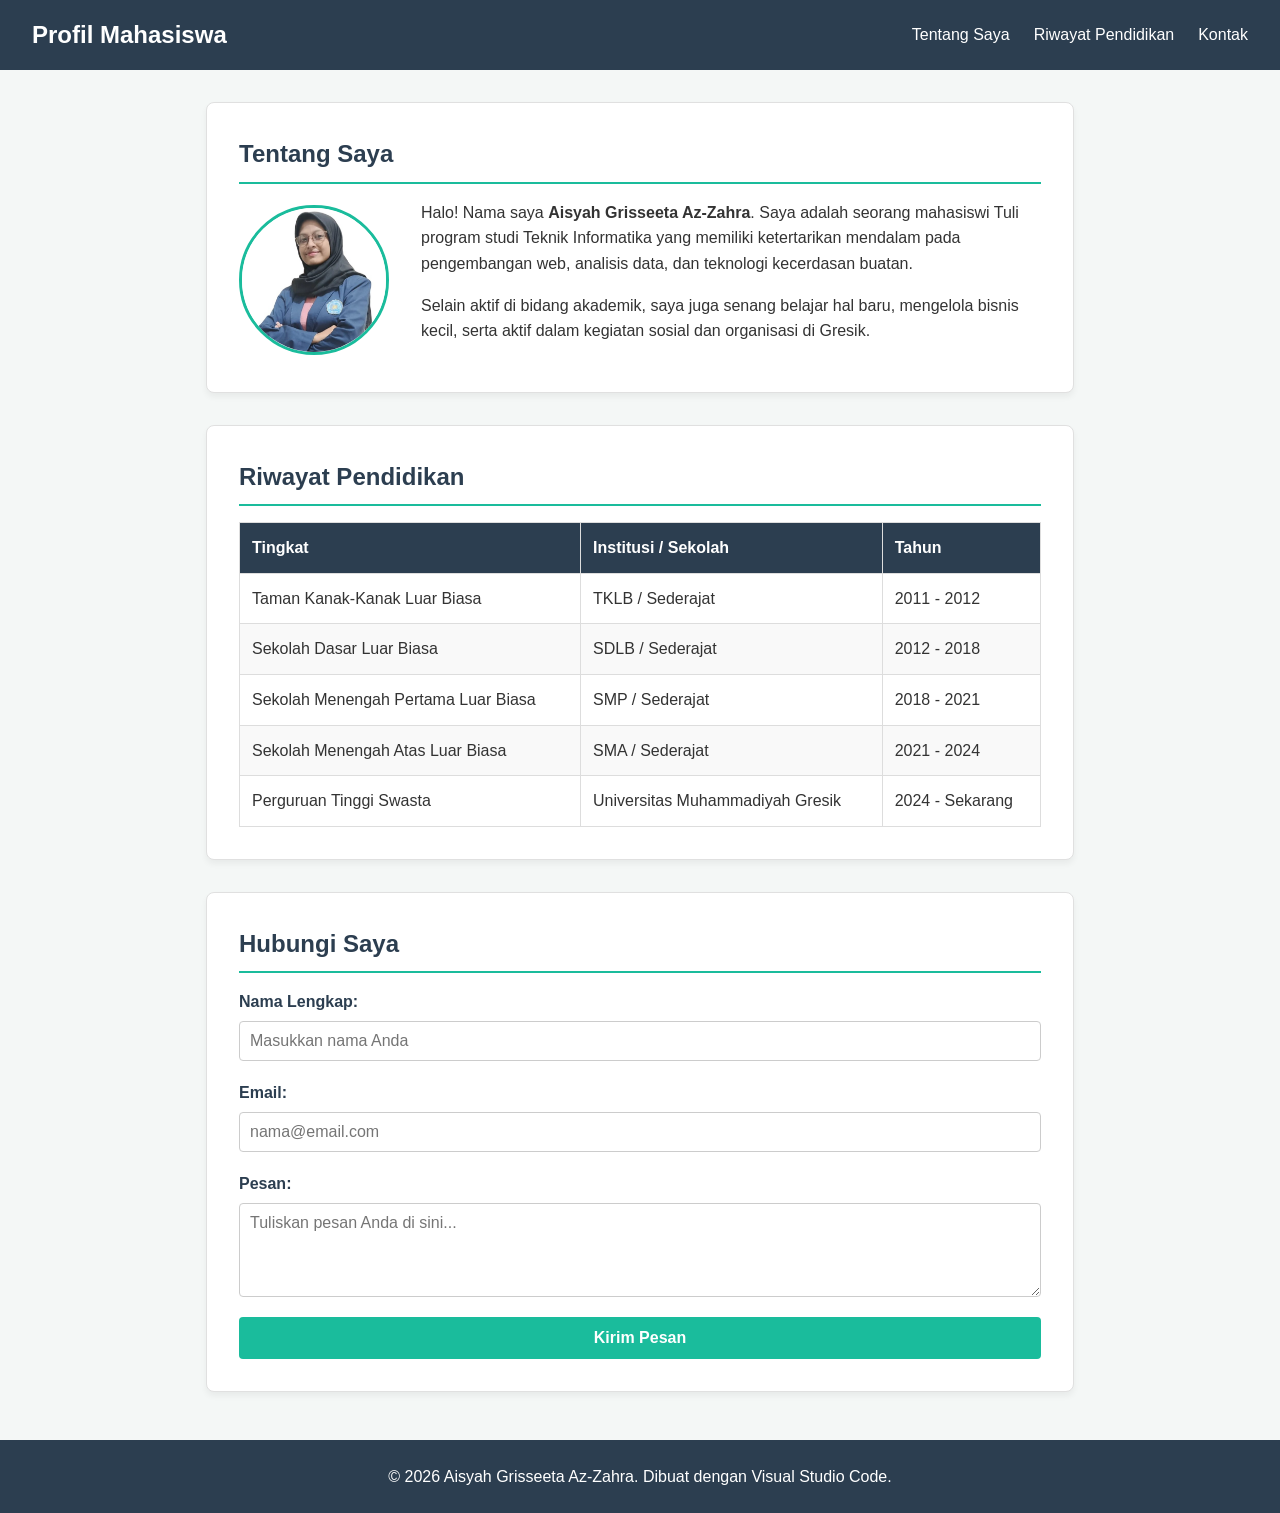
<file: index.html>
<!DOCTYPE html>
<html lang="id">
<head>
    <meta charset="UTF-8">
    <meta name="viewport" content="width=device-width, initial-scale=1.0">
    <title>Profil Diri - Aisyah Grisseeta Az-Zahra</title>
    <!-- Menghubungkan file CSS eksternal -->
    <link rel="stylesheet" href="style.css">
</head>
<body>

    <!-- Header & Navigasi -->
    <header>
        <h1>Profil Mahasiswa</h1>
        <nav>
            <ul>
                <li><a href="#tentang">Tentang Saya</a></li>
                <li><a href="#riwayat">Riwayat Pendidikan</a></li>
                <li><a href="#kontak">Kontak</a></li>
            </ul>
        </nav>
    </header>

    <!-- Konten Utama -->
    <main>
        <!-- Bagian Tentang Saya -->
        <section id="tentang" class="card">
            <h2>Tentang Saya</h2>
            <div class="bio-container">
                <img src="Aisyah Grisseeta Az-Zahra_Universitas Muhammadiyah Gresik - Copy.jpeg" alt="Foto Profil Aisyah Grisseeta Az-Zahra" class="foto-profil">
                <div class="bio-text">
                    <p>Halo! Nama saya <strong>Aisyah Grisseeta Az-Zahra</strong>. Saya adalah seorang mahasiswi Tuli program studi Teknik Informatika yang memiliki ketertarikan mendalam pada pengembangan web, analisis data, dan teknologi kecerdasan buatan.</p>
                    <p>Selain aktif di bidang akademik, saya juga senang belajar hal baru, mengelola bisnis kecil, serta aktif dalam kegiatan sosial dan organisasi di Gresik.</p>
                </div>
            </div>
        </section>

        <!-- Bagian Riwayat Pendidikan (Tabel) -->
        <section id="riwayat" class="card">
            <h2>Riwayat Pendidikan</h2>
            <table class="tabel-custom">
                <thead>
                    <tr>
                        <th>Tingkat</th>
                        <th>Institusi / Sekolah</th>
                        <th>Tahun</th>
                    </tr>
                </thead>
                <tbody>
                    <tr>
                        <td>Taman Kanak-Kanak Luar Biasa</td>
                        <td>TKLB / Sederajat</td>
                        <td>2011 - 2012</td>
                    </tr>
                    <tr>
                        <td>Sekolah Dasar Luar Biasa</td>
                        <td>SDLB / Sederajat</td>
                        <td>2012 - 2018</td>
                    </tr>
                    <tr>
                        <td>Sekolah Menengah Pertama Luar Biasa</td>
                        <td>SMP / Sederajat</td>
                        <td>2018 - 2021</td>
                    </tr>
                    <tr>
                        <td>Sekolah Menengah Atas Luar Biasa</td>
                        <td>SMA / Sederajat</td>
                        <td>2021 - 2024</td>
                    </tr>
                    <tr>
                        <td>Perguruan Tinggi Swasta</td>
                        <td>Universitas Muhammadiyah Gresik</td>
                        <td>2024 - Sekarang</td>
                    </tr>
            </table>
        </section>

        <!-- Bagian Formulir Kontak -->
        <section id="kontak" class="card">
            <h2>Hubungi Saya</h2>
            <form action="#" method="POST" class="form-custom">
                <div class="form-group">
                    <label for="nama">Nama Lengkap:</label>
                    <input type="text" id="nama" name="nama" placeholder="Masukkan nama Anda" required>
                </div>

                <div class="form-group">
                    <label for="email">Email:</label>
                    <input type="email" id="email" name="email" placeholder="nama@email.com" required>
                </div>

                <div class="form-group">
                    <label for="pesan">Pesan:</label>
                    <textarea id="pesan" name="pesan" rows="4" placeholder="Tuliskan pesan Anda di sini..." required></textarea>
                </div>

                <button type="submit" class="btn-kirim">Kirim Pesan</button>
            </form>
        </section>
    </main>

    <!-- Footer -->
    <footer>
        <p>&copy; 2026 Aisyah Grisseeta Az-Zahra. Dibuat dengan Visual Studio Code.</p>
    </footer>

</body>
</html>
</file>
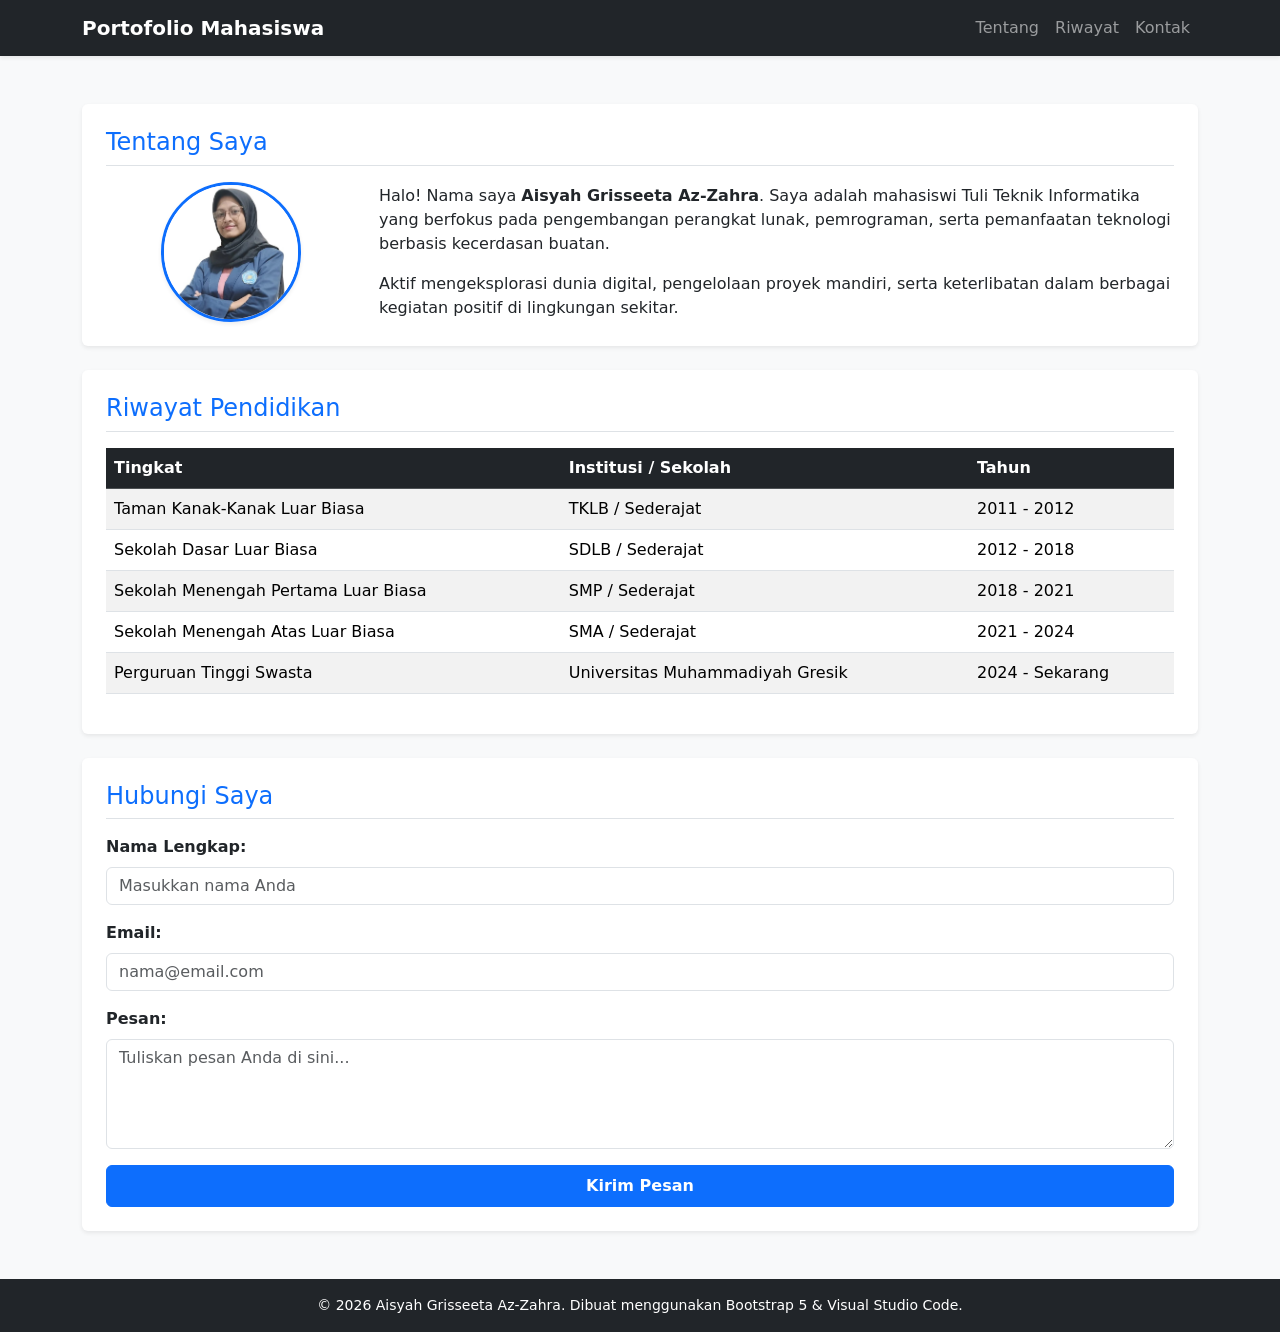
<file: index-bootstrap.html>
<!DOCTYPE html>
<html lang="id">
<head>
    <meta charset="UTF-8">
    <meta name="viewport" content="width=device-width, initial-scale=1.0">
    <title>Profil Diri - Bootstrap 5</title>
    <!-- Memuat CSS Bootstrap 5 dari CDN (CSS Dependency) -->
    <link href="https://cdn.jsdelivr.net/npm/bootstrap@5.3.3/dist/css/bootstrap.min.css" rel="stylesheet">
</head>
<body class="bg-light">

    <!-- Header & Navigasi menggunakan Bootstrap Navbar -->
    <header>
        <nav class="navbar navbar-expand-lg navbar-dark bg-dark shadow-sm">
            <div class="container">
                <a class="navbar-brand fw-bold" href="#">Portofolio Mahasiswa</a>
                <button class="navbar-toggler" type="button" data-bs-toggle="collapse" data-bs-target="#navbarNav">
                    <span class="navbar-toggler-icon"></span>
                </button>
                <div class="collapse navbar-collapse justify-content-end" id="navbarNav">
                    <ul class="navbar-nav">
                        <li class="nav-item"><a class="nav-link" href="#tentang">Tentang</a></li>
                        <li class="nav-item"><a class="nav-link" href="#riwayat">Riwayat</a></li>
                        <li class="nav-item"><a class="nav-link" href="#kontak">Kontak</a></li>
                    </ul>
                </div>
            </div>
        </nav>
    </header>

    <!-- Konten Utama menggunakan Grid System Bootstrap -->
    <main class="container my-5">
        <div class="row g-4">
            
            <!-- Bagian Tentang Saya (Card & Grid) -->
            <section id="tentang" class="col-12">
                <div class="card shadow-sm border-0 p-4">
                    <h2 class="h4 text-primary border-bottom pb-2 mb-3">Tentang Saya</h2>
                    <div class="row align-items-center">
                        <div class="col-md-3 text-center mb-3 mb-md-0">
                            <img src="Aisyah Grisseeta Az-Zahra_Universitas Muhammadiyah Gresik - Copy.jpeg" alt="Foto Profil Aisyah Grisseeta Az-Zahra" class="img-fluid rounded-circle border border-3 border-primary shadow-sm" style="width: 140px; height: 140px; object-fit: cover;">
                        </div>
                        <div class="col-md-9">
                            <p>Halo! Nama saya <strong>Aisyah Grisseeta Az-Zahra</strong>. Saya adalah mahasiswi Tuli Teknik Informatika yang berfokus pada pengembangan perangkat lunak, pemrograman, serta pemanfaatan teknologi berbasis kecerdasan buatan.</p>
                            <p class="mb-0">Aktif mengeksplorasi dunia digital, pengelolaan proyek mandiri, serta keterlibatan dalam berbagai kegiatan positif di lingkungan sekitar.</p>
                        </div>
                    </div>
                </div>
            </section>

            <!-- Bagian Riwayat Pendidikan (Table Bootstrap) -->
            <section id="riwayat" class="col-12">
                <div class="card shadow-sm border-0 p-4">
                    <h2 class="h4 text-primary border-bottom pb-2 mb-3">Riwayat Pendidikan</h2>
                    <div class="table-responsive">
                        <table class="table table-striped table-hover align-middle">
                            <thead class="table-dark">
                                <tr>
                                    <th>Tingkat</th>
                                    <th>Institusi / Sekolah</th>
                                    <th>Tahun</th>
                                </tr>
                            </thead>
                            <tbody>
                                <tr>
                        <td>Taman Kanak-Kanak Luar Biasa</td>
                        <td>TKLB / Sederajat</td>
                        <td>2011 - 2012</td>
                    </tr>
                    <tr>
                        <td>Sekolah Dasar Luar Biasa</td>
                        <td>SDLB / Sederajat</td>
                        <td>2012 - 2018</td>
                    </tr>
                    <tr>
                        <td>Sekolah Menengah Pertama Luar Biasa</td>
                        <td>SMP / Sederajat</td>
                        <td>2018 - 2021</td>
                    </tr>
                    <tr>
                        <td>Sekolah Menengah Atas Luar Biasa</td>
                        <td>SMA / Sederajat</td>
                        <td>2021 - 2024</td>
                    </tr>
                    <tr>
                        <td>Perguruan Tinggi Swasta</td>
                        <td>Universitas Muhammadiyah Gresik</td>
                        <td>2024 - Sekarang</td>
                    </tr>
                            </tbody>
                        </table>
                    </div>
                </div>
            </section>

            <!-- Bagian Formulir Kontak (Form-Control Bootstrap) -->
            <section id="kontak" class="col-12">
                <div class="card shadow-sm border-0 p-4">
                    <h2 class="h4 text-primary border-bottom pb-2 mb-3">Hubungi Saya</h2>
                    <form action="#" method="POST">
                        <div class="mb-3">
                            <label for="b-nama" class="form-label fw-semibold">Nama Lengkap:</label>
                            <input type="text" id="b-nama" name="nama" class="form-control" placeholder="Masukkan nama Anda" required>
                        </div>

                        <div class="mb-3">
                            <label for="b-email" class="form-label fw-semibold">Email:</label>
                            <input type="email" id="b-email" name="email" class="form-control" placeholder="nama@email.com" required>
                        </div>

                        <div class="mb-3">
                            <label for="b-pesan" class="form-label fw-semibold">Pesan:</label>
                            <textarea id="b-pesan" name="pesan" rows="4" class="form-control" placeholder="Tuliskan pesan Anda di sini..." required></textarea>
                        </div>

                        <button type="submit" class="btn btn-primary w-100 py-2 fw-bold">Kirim Pesan</button>
                    </form>
                </div>
            </section>

        </div>
    </main>

    <!-- Footer -->
    <footer class="bg-dark text-white text-center py-3 mt-4">
        <p class="mb-0 small">&copy; 2026 Aisyah Grisseeta Az-Zahra. Dibuat menggunakan Bootstrap 5 & Visual Studio Code.</p>
    </footer>

    <!-- JavaScript Bundle Bootstrap (Opsional untuk interaksi navbar) -->
    <script src="https://cdn.jsdelivr.net/npm/bootstrap@5.3.3/dist/js/bootstrap.bundle.min.js"></script>
</body>
</html>
</file>
<file: style.css>
/* Pengaturan Dasar & Variabel Warna */
* {
    box-sizing: border-box;
    margin: 0;
    padding: 0;
    font-family: 'Segoe UI', Tahoma, Geneva, Verdana, sans-serif;
}

body {
    background-color: #f4f7f6;
    color: #333;
    line-height: 1.6;
}

/* Header & Navigasi menggunakan Flexbox */
header {
    background-color: #2c3e50;
    color: #ffffff;
    padding: 1rem 2rem;
    display: flex;
    justify-content: space-between;
    align-items: center;
    flex-wrap: wrap;
}

header h1 {
    font-size: 1.5rem;
}

nav ul {
    list-style: none;
    display: flex;
    gap: 1.5rem;
}

nav ul li a {
    color: #ffffff;
    text-decoration: none;
    font-weight: 500;
    transition: color 0.3s ease;
}

nav ul li a:hover {
    color: #1abc9c;
}

/* Main Layout */
main {
    max-width: 900px;
    margin: 2rem auto;
    padding: 0 1rem;
    display: flex;
    flex-direction: column;
    gap: 2rem;
}

/* Selector Class untuk Card / Section */
.card {
    background-color: #ffffff;
    padding: 2rem;
    border-radius: 8px;
    border: 1px solid #e0e0e0;
    box-shadow: 0 4px 6px rgba(0, 0, 0, 0.05);
}

.card h2 {
    margin-bottom: 1rem;
    color: #2c3e50;
    border-bottom: 2px solid #1abc9c;
    padding-bottom: 0.5Rem;
}

/* Bagian Bio & Flexbox Gambar */
.bio-container {
    display: flex;
    gap: 2rem;
    align-items: center;
}

.foto-profil {
    width: 150px;
    height: 150px;
    border-radius: 50%;
    object-fit: cover;
    border: 3px solid #1abc9c;
}

.bio-text p {
    margin-bottom: 1rem;
}

/* Tabel Custom (Minimal 3 baris) */
.tabel-custom {
    width: 100%;
    border-collapse: collapse;
    margin-top: 1rem;
}

.tabel-custom th, .tabel-custom td {
    border: 1px solid #ddd;
    padding: 12px;
    text-align: left;
}

.tabel-custom th {
    background-color: #2c3e50;
    color: white;
}

.tabel-custom tr:nth-child(even) {
    background-color: #f9f9f9;
}

/* Formulir Custom (Minimal 3 isian) */
.form-custom {
    display: flex;
    flex-direction: column;
    gap: 1.2rem;
}

.form-group {
    display: flex;
    flex-direction: column;
    gap: 0.4rem;
}

.form-group label {
    font-weight: 600;
    color: #2c3e50;
}

.form-group input, 
.form-group textarea {
    padding: 10px;
    border: 1px solid #ccc;
    border-radius: 4px;
    font-size: 1rem;
}

.btn-kirim {
    background-color: #1abc9c;
    color: white;
    padding: 12px;
    border: none;
    border-radius: 4px;
    font-size: 1rem;
    font-weight: bold;
    cursor: pointer;
    transition: background-color 0.3s;
}

.btn-kirim:hover {
    background-color: #16a085;
}

/* Footer */
footer {
    text-align: center;
    padding: 1.5rem;
    background-color: #2c3e50;
    color: white;
    margin-top: 3rem;
}

/* @Media Query untuk layar paling lebar 600px (Responsif) */
@media (max-width: 600px) {
    header {
        flex-direction: column;
        align-items: center;
        text-align: center;
        gap: 1rem;
    }

    nav ul {
        flex-direction: column;
        gap: 0.8rem;
    }

    .bio-container {
        flex-direction: column;
        text-align: center;
    }

    .foto-profil {
        margin: 0 auto;
    }

    main {
        margin: 1rem;
        padding: 0;
    }

    .card {
        padding: 1rem;
    }
}
</file>
